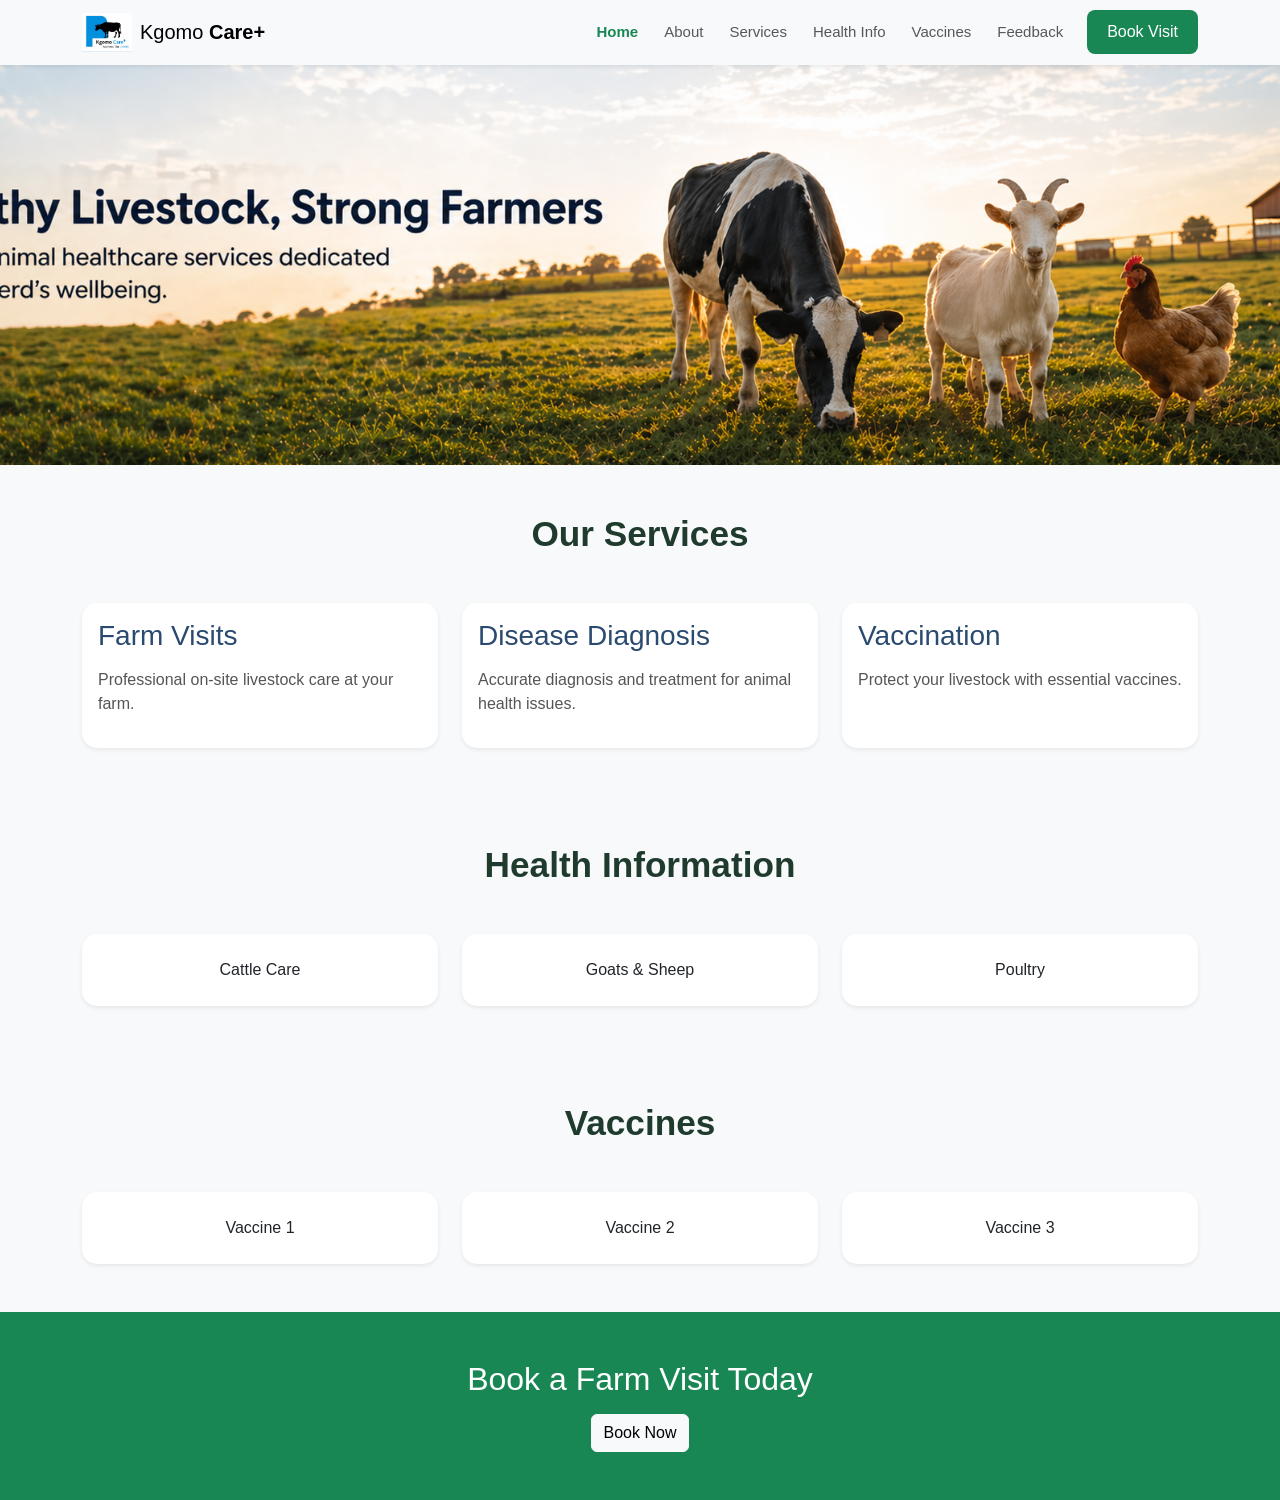
<file: index.html>
<!DOCTYPE html>
<html lang="en">

<head>
    <meta charset="UTF-8">
    <meta name="viewport" content="width=device-width, initial-scale=1.0">

    <title>Kgomo Care</title>

    <!-- Bootstrap CSS -->
    <link
        href="https://cdn.jsdelivr.net/npm/bootstrap@5.3.3/dist/css/bootstrap.min.css"
        rel="stylesheet">

    <!-- Bootstrap Icons -->
    <link
        rel="stylesheet"
        href="https://cdn.jsdelivr.net/npm/bootstrap-icons@1.11.3/font/bootstrap-icons.min.css">

    <!-- Custom CSS -->
    <link rel="stylesheet" href="style.css">
</head>

<body>

    <!-- NAVIGATION -->
    <header>
        <nav class="navbar navbar-expand-lg navbar-light bg-light shadow-sm">

            <div class="container">

                <!-- Logo -->
                <a class="navbar-brand d-flex align-items-center" href="index.html">

                    <img src="logo.png.jpeg"
                        alt="Kgomo Care"
                        width="50"
                        class="me-2">

                    <span>
                        Kgomo <b>Care+</b>
                    </span>

                </a>

                <!-- Mobile Toggle -->
                <button class="navbar-toggler"
                    type="button"
                    data-bs-toggle="collapse"
                    data-bs-target="#navbarNav">

                    <span class="navbar-toggler-icon"></span>

                </button>

                <!-- Navbar Links -->
                <div class="collapse navbar-collapse" id="navbarNav">

                    <ul class="navbar-nav ms-auto align-items-lg-center">

                        <li class="nav-item">
                            <a class="nav-link active" href="index.html">
                                Home
                            </a>
                        </li>

                        <li class="nav-item">
                            <a class="nav-link" href="about.html">
                                About
                            </a>
                        </li>

                        <li class="nav-item">
                            <a class="nav-link" href="services.html">
                                Services
                            </a>
                        </li>

                        <li class="nav-item">
                            <a class="nav-link" href="health.html">
                                Health Info
                            </a>
                        </li>

                        <li class="nav-item">
                            <a class="nav-link" href="shop.html">
                                Vaccines
                            </a>
                        </li>

                        <li class="nav-item">
                            <a class="nav-link" href="feedback.html">
                                Feedback
                            </a>
                        </li>

                        <li class="nav-item ms-lg-3">
                            <a href="book.html" class="btn btn-success">
                                Book Visit
                            </a>
                        </li>

                    </ul>

                </div>

            </div>

        </nav>
    </header>

    <main>

        <!-- HERO -->
        <section class="hero">

            <img src="hero.1.png"
                alt="Livestock"
                class="img-fluid w-100">

        </section>

        <!-- SERVICES -->
        <section class="section py-5">

            <div class="container">

                <h2 class="section-title text-center mb-5">
                    Our Services
                </h2>

                <div class="row g-4">

                    <div class="col-md-4">
                        <div class="card h-100 shadow-sm p-3">

                            <h3>Farm Visits</h3>

                            <p>
                                Professional on-site livestock care at your farm.
                            </p>

                        </div>
                    </div>

                    <div class="col-md-4">
                        <div class="card h-100 shadow-sm p-3">

                            <h3>Disease Diagnosis</h3>

                            <p>
                                Accurate diagnosis and treatment for animal health issues.
                            </p>

                        </div>
                    </div>

                    <div class="col-md-4">
                        <div class="card h-100 shadow-sm p-3">

                            <h3>Vaccination</h3>

                            <p>
                                Protect your livestock with essential vaccines.
                            </p>

                        </div>
                    </div>

                </div>

            </div>

        </section>

        <!-- HEALTH INFO -->
        <section class="section alt py-5 bg-light">

            <div class="container">

                <h2 class="section-title text-center mb-5">
                    Health Information
                </h2>

                <div class="row g-4">

                    <div class="col-md-4">
                        <div class="card p-4 text-center shadow-sm">
                            Cattle Care
                        </div>
                    </div>

                    <div class="col-md-4">
                        <div class="card p-4 text-center shadow-sm">
                            Goats & Sheep
                        </div>
                    </div>

                    <div class="col-md-4">
                        <div class="card p-4 text-center shadow-sm">
                            Poultry
                        </div>
                    </div>

                </div>

            </div>

        </section>

        <!-- PRODUCTS -->
        <section class="section py-5">

            <div class="container">

                <h2 class="section-title text-center mb-5">
                    Vaccines
                </h2>

                <div class="row g-4">

                    <div class="col-md-4">
                        <div class="card p-4 text-center shadow-sm">
                            Vaccine 1
                        </div>
                    </div>

                    <div class="col-md-4">
                        <div class="card p-4 text-center shadow-sm">
                            Vaccine 2
                        </div>
                    </div>

                    <div class="col-md-4">
                        <div class="card p-4 text-center shadow-sm">
                            Vaccine 3
                        </div>
                    </div>

                </div>

            </div>

        </section>

        <!-- CTA -->
        <section class="cta bg-success text-white text-center py-5">

            <div class="container">

                <h3 class="mb-3">
                    Book a Farm Visit Today
                </h3>

                <a href="book.html" class="btn btn-light">
                    Book Now
                </a>

            </div>

        </section>

    </main>

    <!-- Bootstrap JS -->
    <script
        src="https://cdn.jsdelivr.net/npm/bootstrap@5.3.3/dist/js/bootstrap.bundle.min.js">
    </script>

    <!-- Custom JS -->
    <script src="script.js"></script>

</body>

</html>
</file>
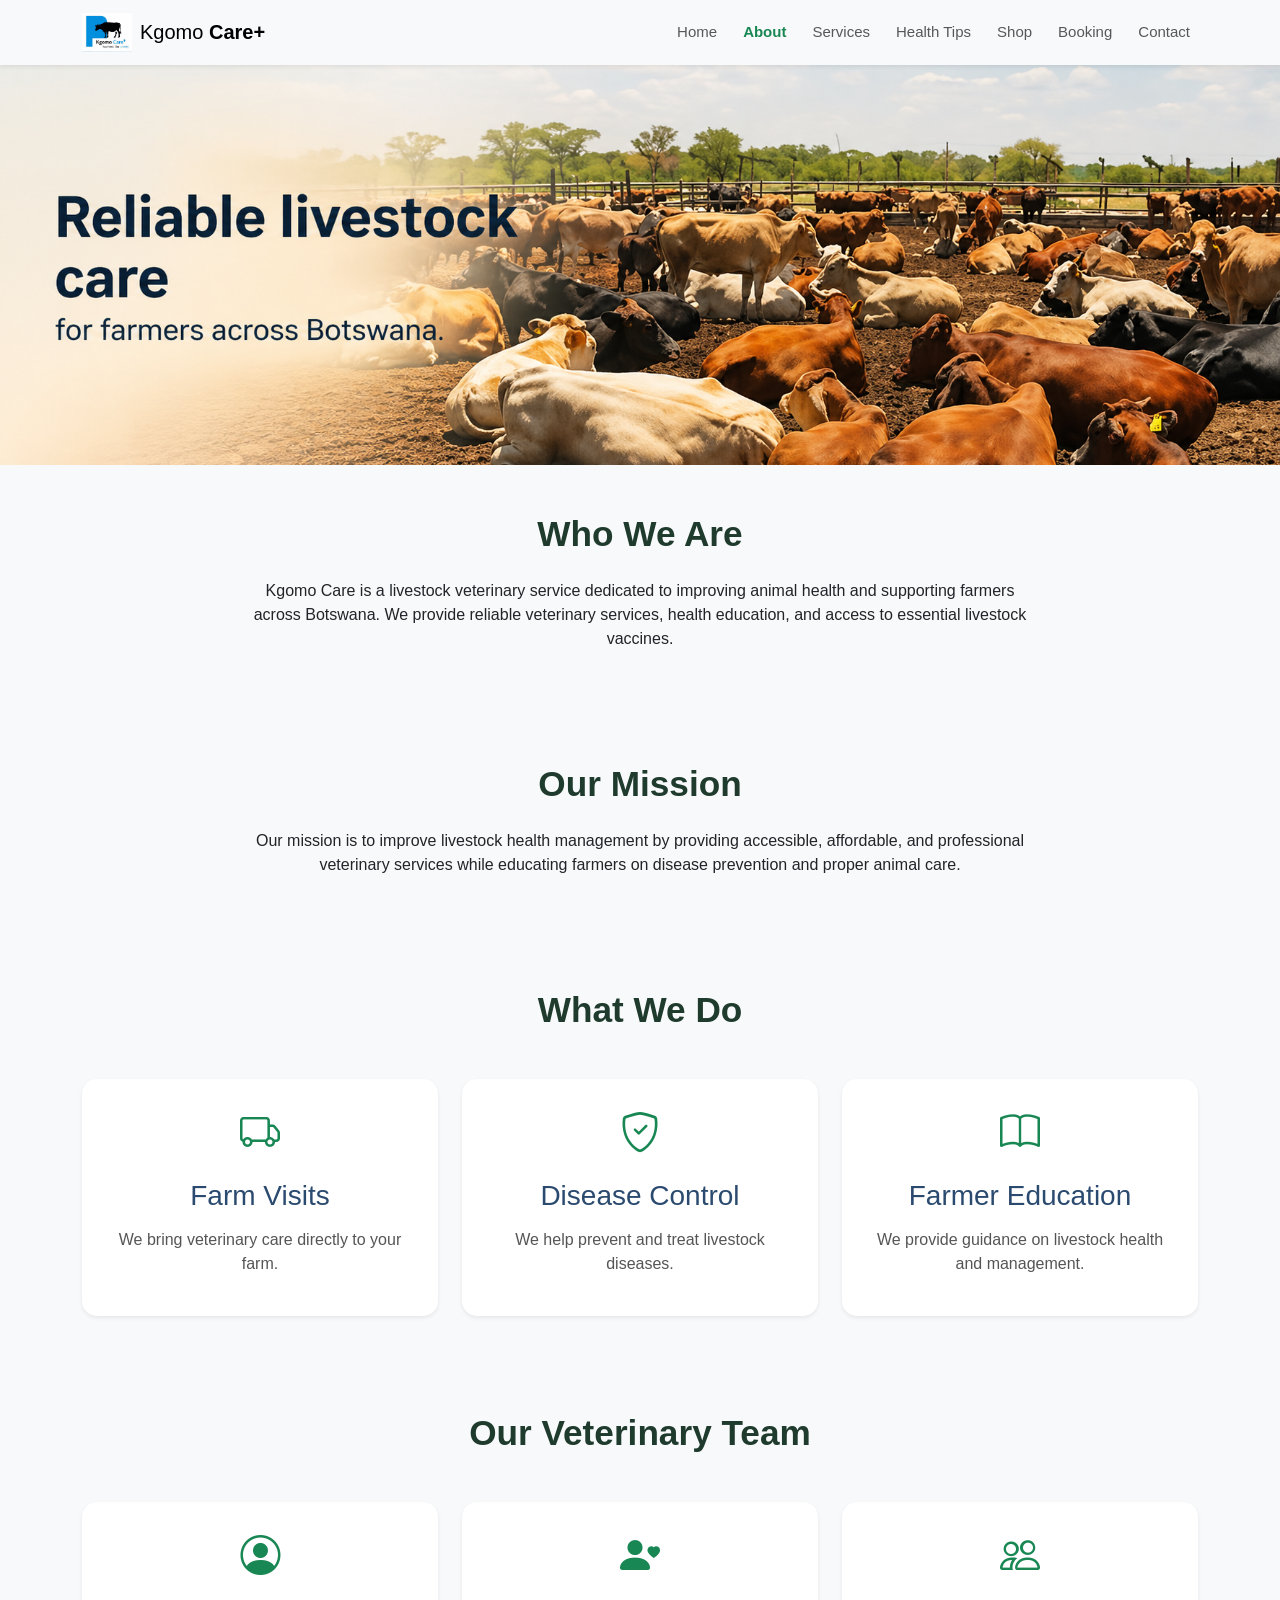
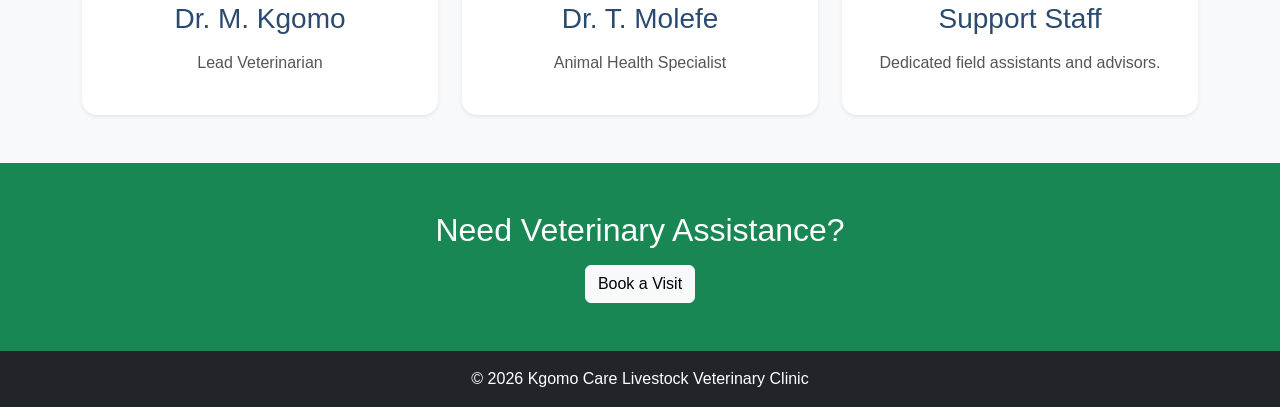
<file: about.html>
<!DOCTYPE html>
<html lang="en">

<head>
    <meta charset="UTF-8">
    <meta name="viewport" content="width=device-width, initial-scale=1.0">

    <title>About Us - Kgomo Care Livestock Veterinary Clinic</title>

    <!-- Bootstrap CSS -->
    <link
        href="https://cdn.jsdelivr.net/npm/bootstrap@5.3.3/dist/css/bootstrap.min.css"
        rel="stylesheet">

    <!-- Bootstrap Icons -->
    <link
        rel="stylesheet"
        href="https://cdn.jsdelivr.net/npm/bootstrap-icons@1.11.3/font/bootstrap-icons.min.css">

    <!-- Custom CSS -->
    <link rel="stylesheet" href="style.css">
</head>

<body>

    <!-- NAVBAR -->
    <header>

        <nav class="navbar navbar-expand-lg navbar-light bg-light shadow-sm">

            <div class="container">

                <!-- Logo -->
                <a class="navbar-brand d-flex align-items-center" href="index.html">

                    <img src="logo.png.jpeg"
                        alt="Kgomo Care"
                        width="50"
                        class="me-2">

                    <span>
                        Kgomo <b>Care+</b>
                    </span>

                </a>

                <!-- Mobile Menu Button -->
                <button class="navbar-toggler"
                    type="button"
                    data-bs-toggle="collapse"
                    data-bs-target="#navbarNav">

                    <span class="navbar-toggler-icon"></span>

                </button>

                <!-- Navbar Links -->
                <div class="collapse navbar-collapse" id="navbarNav">

                    <ul class="navbar-nav ms-auto">

                        <li class="nav-item">
                            <a class="nav-link" href="index.html">
                                Home
                            </a>
                        </li>

                        <li class="nav-item">
                            <a class="nav-link active" href="about.html">
                                About
                            </a>
                        </li>

                        <li class="nav-item">
                            <a class="nav-link" href="services.html">
                                Services
                            </a>
                        </li>
                        
                        <li class="nav-item">
                            <a class="nav-link" href="health.html">
                                Health Tips
                            </a>
                        </li>

                        <li class="nav-item">
                            <a class="nav-link" href="shop.html">
                                Shop
                            </a>
                        </li>

                        <li class="nav-item">
                            <a class="nav-link" href="book.html">
                                Booking
                            </a>
                        </li>

                        <li class="nav-item">
                            <a class="nav-link" href="contact.html">
                                Contact
                            </a>
                        </li>

                    </ul>

                </div>

            </div>

        </nav>

    </header>

    <!-- HERO -->
    <section class="hero">

        <img src="services.hero.v2.png"
            alt="Livestock"
            class="img-fluid w-100">

    </section>

    <!-- ABOUT -->
    <section class="section py-5">

        <div class="container">

            <h2 class="section-title text-center mb-4">
                Who We Are
            </h2>

            <p class="text-center mx-auto" style="max-width: 800px;">

                Kgomo Care is a livestock veterinary service dedicated
                to improving animal health and supporting farmers across
                Botswana.

                We provide reliable veterinary services, health education,
                and access to essential livestock vaccines.

            </p>

        </div>

    </section>

    <!-- MISSION -->
    <section class="section alt py-5 bg-light">

        <div class="container">

            <h2 class="section-title text-center mb-4">
                Our Mission
            </h2>

            <p class="text-center mx-auto" style="max-width: 800px;">

                Our mission is to improve livestock health management by
                providing accessible, affordable, and professional veterinary
                services while educating farmers on disease prevention and
                proper animal care.

            </p>

        </div>

    </section>

    <!-- WHAT WE DO -->
    <section class="section py-5">

        <div class="container">

            <h2 class="section-title text-center mb-5">
                What We Do
            </h2>

            <div class="row g-4">

                <div class="col-md-4">

                    <div class="card h-100 shadow-sm p-4 text-center">

                        <i class="bi bi-truck fs-1 text-success mb-3"></i>

                        <h3>Farm Visits</h3>

                        <p>
                            We bring veterinary care directly to your farm.
                        </p>

                    </div>

                </div>

                <div class="col-md-4">

                    <div class="card h-100 shadow-sm p-4 text-center">

                        <i class="bi bi-shield-check fs-1 text-success mb-3"></i>

                        <h3>Disease Control</h3>

                        <p>
                            We help prevent and treat livestock diseases.
                        </p>

                    </div>

                </div>

                <div class="col-md-4">

                    <div class="card h-100 shadow-sm p-4 text-center">

                        <i class="bi bi-book fs-1 text-success mb-3"></i>

                        <h3>Farmer Education</h3>

                        <p>
                            We provide guidance on livestock health and management.
                        </p>

                    </div>

                </div>

            </div>

        </div>

    </section>

    <!-- TEAM -->
    <section class="section alt py-5 bg-light">

        <div class="container">

            <h2 class="section-title text-center mb-5">
                Our Veterinary Team
            </h2>

            <div class="row g-4">

                <div class="col-md-4">

                    <div class="card h-100 shadow-sm p-4 text-center">

                        <i class="bi bi-person-circle fs-1 text-success mb-3"></i>

                        <h3>Dr. M. Kgomo</h3>

                        <p>
                            Lead Veterinarian
                        </p>

                    </div>

                </div>

                <div class="col-md-4">

                    <div class="card h-100 shadow-sm p-4 text-center">

                        <i class="bi bi-person-heart fs-1 text-success mb-3"></i>

                        <h3>Dr. T. Molefe</h3>

                        <p>
                            Animal Health Specialist
                        </p>

                    </div>

                </div>

                <div class="col-md-4">

                    <div class="card h-100 shadow-sm p-4 text-center">

                        <i class="bi bi-people fs-1 text-success mb-3"></i>

                        <h3>Support Staff</h3>

                        <p>
                            Dedicated field assistants and advisors.
                        </p>

                    </div>

                </div>

            </div>

        </div>

    </section>

    <!-- CTA -->
    <section class="cta bg-success text-white text-center py-5">

        <div class="container">

            <h3 class="mb-3">
                Need Veterinary Assistance?
            </h3>

            <a href="book.html" class="btn btn-light">
                Book a Visit
            </a>

        </div>

    </section>

    <!-- FOOTER -->
    <footer class="bg-dark text-white text-center py-3">

        <p class="mb-0">
            &copy; 2026 Kgomo Care Livestock Veterinary Clinic
        </p>

    </footer>

    <!-- Bootstrap JS -->
    <script
        src="https://cdn.jsdelivr.net/npm/bootstrap@5.3.3/dist/js/bootstrap.bundle.min.js">
    </script>

    <!-- Custom JS -->
    <script src="script.js"></script>

</body>

</html>
</file>
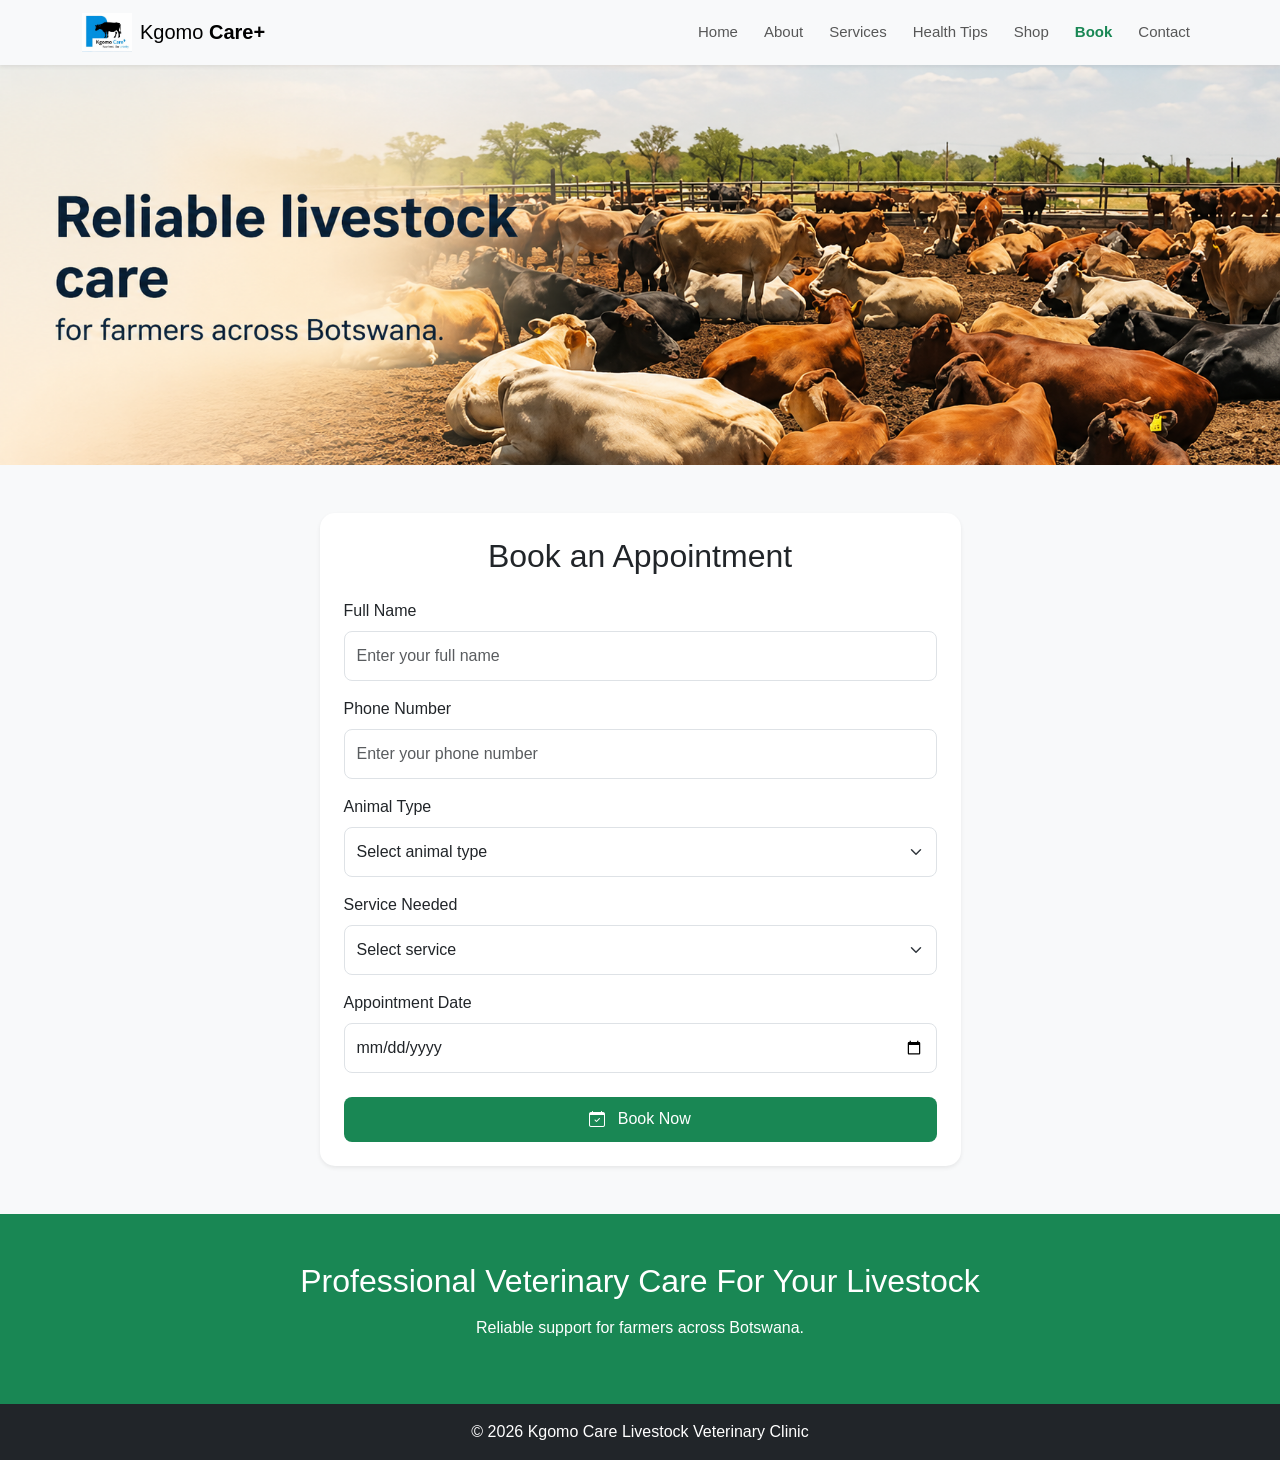
<file: book.html>
<!DOCTYPE html>
<html lang="en">

<head>
    <meta charset="UTF-8">
    <meta name="viewport" content="width=device-width, initial-scale=1.0">

    <title>
        Book Appointment - Kgomo Care Livestock Veterinary Clinic
    </title>

    <!-- Bootstrap CSS -->
    <link
        href="https://cdn.jsdelivr.net/npm/bootstrap@5.3.3/dist/css/bootstrap.min.css"
        rel="stylesheet">

    <!-- Bootstrap Icons -->
    <link
        rel="stylesheet"
        href="https://cdn.jsdelivr.net/npm/bootstrap-icons@1.11.3/font/bootstrap-icons.min.css">

    <!-- Custom CSS -->
    <link rel="stylesheet" href="style.css">
</head>

<body>

    <!-- NAVBAR -->
    <header>

        <nav class="navbar navbar-expand-lg navbar-light bg-light shadow-sm">

            <div class="container">

                <!-- Logo -->
                <a class="navbar-brand d-flex align-items-center" href="index.html">

                    <img src="logo.png.jpeg"
                        alt="Kgomo Care"
                        width="50"
                        class="me-2">

                    <span>
                        Kgomo <b>Care+</b>
                    </span>

                </a>

                <!-- Mobile Toggle -->
                <button class="navbar-toggler"
                    type="button"
                    data-bs-toggle="collapse"
                    data-bs-target="#navbarNav">

                    <span class="navbar-toggler-icon"></span>

                </button>

                <!-- Navigation Links -->
                <div class="collapse navbar-collapse" id="navbarNav">

                    <ul class="navbar-nav ms-auto">

                        <li class="nav-item">
                            <a class="nav-link" href="index.html">
                                Home
                            </a>
                        </li>

                        <li class="nav-item">
                            <a class="nav-link" href="about.html">
                                About
                            </a>
                        </li>

                        <li class="nav-item">
                            <a class="nav-link" href="services.html">
                                Services
                            </a>
                        </li>

                        <li class="nav-item">
                            <a class="nav-link" href="health.html">
                                Health Tips
                            </a>
                        </li>

                        <li class="nav-item">
                            <a class="nav-link" href="shop.html">
                                Shop
                            </a>
                        </li>

                        <li class="nav-item">
                            <a class="nav-link active" href="book.html">
                                Book
                            </a>
                        </li>

                        <li class="nav-item">
                            <a class="nav-link" href="contact.html">
                                Contact
                            </a>
                        </li>

                    </ul>

                </div>

            </div>

        </nav>

    </header>

     <!-- HERO -->
    <section class="hero">

        <img src="services.hero.v2.png"
            alt="Livestock Health"
            class="img-fluid w-100">

    </section>

    <!-- BOOKING FORM -->
    <section class="section py-5">

        <div class="container">

            <div class="row justify-content-center">

                <div class="col-lg-7">

                    <div class="card shadow-sm border-0 p-4">

                        <h2 class="text-center mb-4">
                            Book an Appointment
                        </h2>

                        <form onsubmit="return bookAppointment()">

                            <!-- Name -->
                            <div class="mb-3">

                                <label class="form-label">
                                    Full Name
                                </label>

                                <input
                                    type="text"
                                    class="form-control"
                                    placeholder="Enter your full name"
                                    required>

                            </div>

                            <!-- Phone -->
                            <div class="mb-3">

                                <label class="form-label">
                                    Phone Number
                                </label>

                                <input
                                    type="tel"
                                    class="form-control"
                                    placeholder="Enter your phone number"
                                    required>

                            </div>

                            <!-- Animal Type -->
                            <div class="mb-3">

                                <label class="form-label">
                                    Animal Type
                                </label>

                                <select class="form-select" required>

                                    <option selected disabled>
                                        Select animal type
                                    </option>

                                    <option>Cattle</option>
                                    <option>Goats</option>
                                    <option>Sheep</option>
                                    <option>Poultry</option>
                                    <option>Other</option>

                                </select>

                            </div>

                            <!-- Service -->
                            <div class="mb-3">

                                <label class="form-label">
                                    Service Needed
                                </label>

                                <select class="form-select" required>

                                    <option selected disabled>
                                        Select service
                                    </option>

                                    <option>Farm Visit</option>
                                    <option>Vaccination</option>
                                    <option>Disease Diagnosis</option>
                                    <option>Emergency Treatment</option>

                                </select>

                            </div>

                            <!-- Date -->
                            <div class="mb-4">

                                <label class="form-label">
                                    Appointment Date
                                </label>

                                <input
                                    type="date"
                                    class="form-control"
                                    required>

                            </div>

                            <!-- Submit Button -->
                            <button
                                type="submit"
                                class="btn btn-success w-100">

                                <i class="bi bi-calendar-check me-2"></i>

                                Book Now

                            </button>

                        </form>

                    </div>

                </div>

            </div>

        </div>

    </section>

    <!-- CTA -->
    <section class="cta bg-success text-white text-center py-5">

        <div class="container">

            <h3 class="mb-3">
                Professional Veterinary Care For Your Livestock
            </h3>

            <p>
                Reliable support for farmers across Botswana.
            </p>

        </div>

    </section>

    <!-- FOOTER -->
    <footer class="bg-dark text-white text-center py-3">

        <p class="mb-0">
            &copy; 2026 Kgomo Care Livestock Veterinary Clinic
        </p>

    </footer>

    <!-- Bootstrap JS -->
    <script
        src="https://cdn.jsdelivr.net/npm/bootstrap@5.3.3/dist/js/bootstrap.bundle.min.js">
    </script>

    <!-- Custom JS -->
    <script src="script.js"></script>

</body>

</html>
</file>
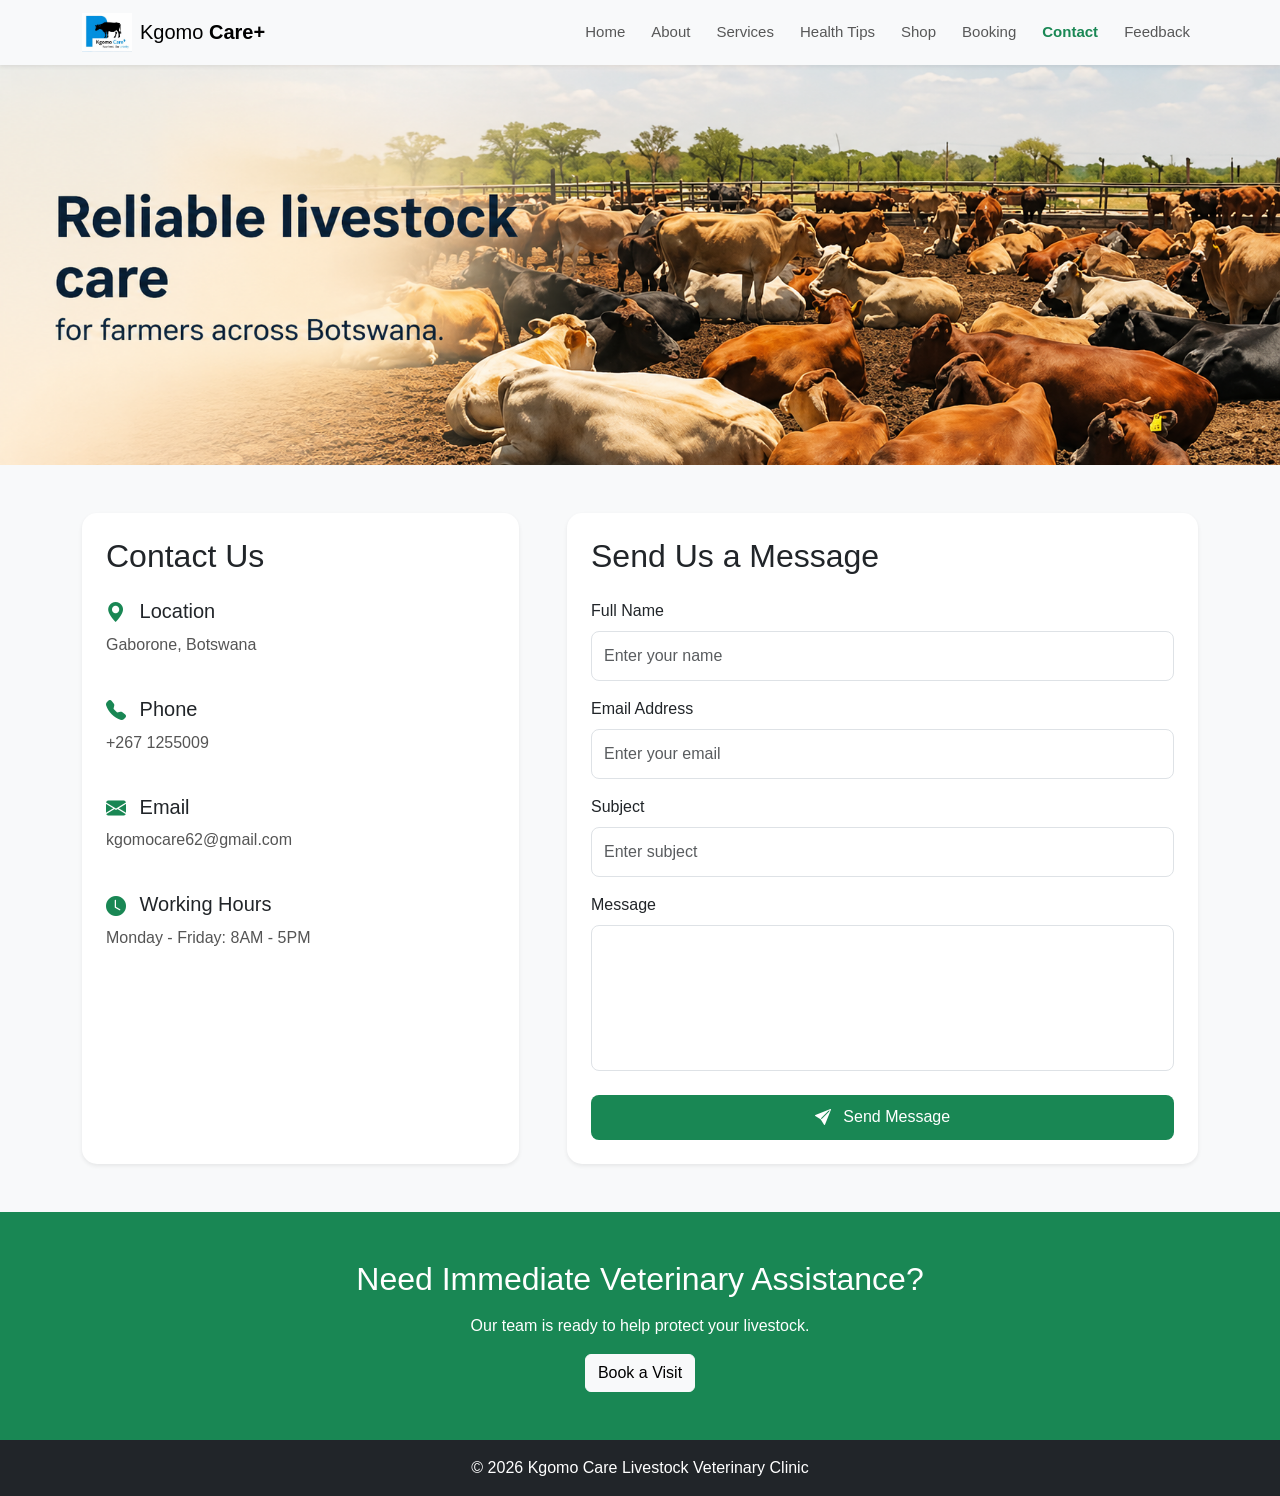
<file: contact.html>
<!DOCTYPE html>
<html lang="en">

<head>
    <meta charset="UTF-8">
    <meta name="viewport" content="width=device-width, initial-scale=1.0">

    <title>
        Contact - Kgomo Care Livestock Veterinary Clinic
    </title>

    <!-- Bootstrap CSS -->
    <link
        href="https://cdn.jsdelivr.net/npm/bootstrap@5.3.3/dist/css/bootstrap.min.css"
        rel="stylesheet">

    <!-- Bootstrap Icons -->
    <link
        rel="stylesheet"
        href="https://cdn.jsdelivr.net/npm/bootstrap-icons@1.11.3/font/bootstrap-icons.min.css">

    <!-- Custom CSS -->
    <link rel="stylesheet" href="style.css">
</head>

<body>

    <!-- NAVBAR -->
    <header>

        <nav class="navbar navbar-expand-lg navbar-light bg-light shadow-sm">

            <div class="container">

                <!-- Logo -->
                <a class="navbar-brand d-flex align-items-center" href="index.html">

                    <img src="logo.png.jpeg"
                        alt="Kgomo Care"
                        width="50"
                        class="me-2">

                    <span>
                        Kgomo <b>Care+</b>
                    </span>

                </a>

                <!-- Mobile Toggle -->
                <button class="navbar-toggler"
                    type="button"
                    data-bs-toggle="collapse"
                    data-bs-target="#navbarNav">

                    <span class="navbar-toggler-icon"></span>

                </button>

                <!-- Navigation Links -->
                <div class="collapse navbar-collapse" id="navbarNav">

                    <ul class="navbar-nav ms-auto">

                        <li class="nav-item">
                            <a class="nav-link" href="index.html">
                                Home
                            </a>
                        </li>

                        <li class="nav-item">
                            <a class="nav-link" href="about.html">
                                About
                            </a>
                        </li>

                        <li class="nav-item">
                            <a class="nav-link" href="services.html">
                                Services
                            </a>
                        </li>

                        <li class="nav-item">
                            <a class="nav-link" href="health.html">
                                Health Tips
                            </a>
                        </li>

                        <li class="nav-item">
                            <a class="nav-link" href="shop.html">
                                Shop
                            </a>
                        </li>

                        <li class="nav-item">
                            <a class="nav-link" href="book.html">
                                Booking
                            </a>
                        </li>

                        <li class="nav-item">
                            <a class="nav-link active" href="contact.html">
                                Contact
                            </a>
                        </li>

                        <li class="nav-item">
                            <a class="nav-link" href="feedback.html">
                                Feedback
                            </a>
                        </li>

                    </ul>

                </div>

            </div>

        </nav>

    </header>

     <!-- HERO -->
    <section class="hero">

        <img src="services.hero.v2.png"
            alt="Livestock Health"
            class="img-fluid w-100">

    </section>

    <!-- CONTACT SECTION -->
    <section class="section py-5">

        <div class="container">

            <div class="row g-5">

                <!-- Contact Information -->
                <div class="col-lg-5">

                    <div class="card shadow-sm border-0 p-4 h-100">

                        <h2 class="mb-4">
                            Contact Us
                        </h2>

                        <div class="mb-4">

                            <h5>
                                <i class="bi bi-geo-alt-fill text-success me-2"></i>
                                Location
                            </h5>

                            <p>
                                Gaborone, Botswana
                            </p>

                        </div>

                        <div class="mb-4">

                            <h5>
                                <i class="bi bi-telephone-fill text-success me-2"></i>
                                Phone
                            </h5>

                            <p>
                                +267 1255009
                            </p>

                        </div>

                        <div class="mb-4">

                            <h5>
                                <i class="bi bi-envelope-fill text-success me-2"></i>
                                Email
                            </h5>

                            <p>
                                kgomocare62@gmail.com
                            </p>

                        </div>

                        <div>

                            <h5>
                                <i class="bi bi-clock-fill text-success me-2"></i>
                                Working Hours
                            </h5>

                            <p>
                                Monday - Friday: 8AM - 5PM
                            </p>

                        </div>

                    </div>

                </div>

                <!-- Contact Form -->
                <div class="col-lg-7">

                    <div class="card shadow-sm border-0 p-4">

                        <h2 class="mb-4">
                            Send Us a Message
                        </h2>

                        <form onsubmit="return validateContactForm()">

                            <!-- Name -->
                            <div class="mb-3">

                                <label class="form-label">
                                    Full Name
                                </label>

                                <input
                                    type="text"
                                    class="form-control"
                                    placeholder="Enter your name"
                                    required>

                            </div>

                            <!-- Email -->
                            <div class="mb-3">

                                <label class="form-label">
                                    Email Address
                                </label>

                                <input
                                    type="email"
                                    class="form-control"
                                    placeholder="Enter your email"
                                    required>

                            </div>

                            <!-- Subject -->
                            <div class="mb-3">

                                <label class="form-label">
                                    Subject
                                </label>

                                <input
                                    type="text"
                                    class="form-control"
                                    placeholder="Enter subject">

                            </div>

                            <!-- Message -->
                            <div class="mb-4">

                                <label class="form-label">
                                    Message
                                </label>

                                <textarea
                                    class="form-control"
                                    rows="5"
                                    placeholder="Type your message here..."
                                    required>
                                </textarea>

                            </div>

                            <!-- Submit Button -->
                            <button
                                type="submit"
                                class="btn btn-success w-100">

                                <i class="bi bi-send-fill me-2"></i>

                                Send Message

                            </button>

                        </form>

                    </div>

                </div>

            </div>

        </div>

    </section>

    <!-- CTA -->
    <section class="cta bg-success text-white text-center py-5">

        <div class="container">

            <h3 class="mb-3">
                Need Immediate Veterinary Assistance?
            </h3>

            <p>
                Our team is ready to help protect your livestock.
            </p>

            <a href="book.html" class="btn btn-light">
                Book a Visit
            </a>

        </div>

    </section>

    <!-- FOOTER -->
    <footer class="bg-dark text-white text-center py-3">

        <p class="mb-0">
            &copy; 2026 Kgomo Care Livestock Veterinary Clinic
        </p>

    </footer>

    <!-- Bootstrap JS -->
    <script
        src="https://cdn.jsdelivr.net/npm/bootstrap@5.3.3/dist/js/bootstrap.bundle.min.js">
    </script>

    <!-- Custom JS -->
    <script src="script.js"></script>

</body>

</html>
</file>
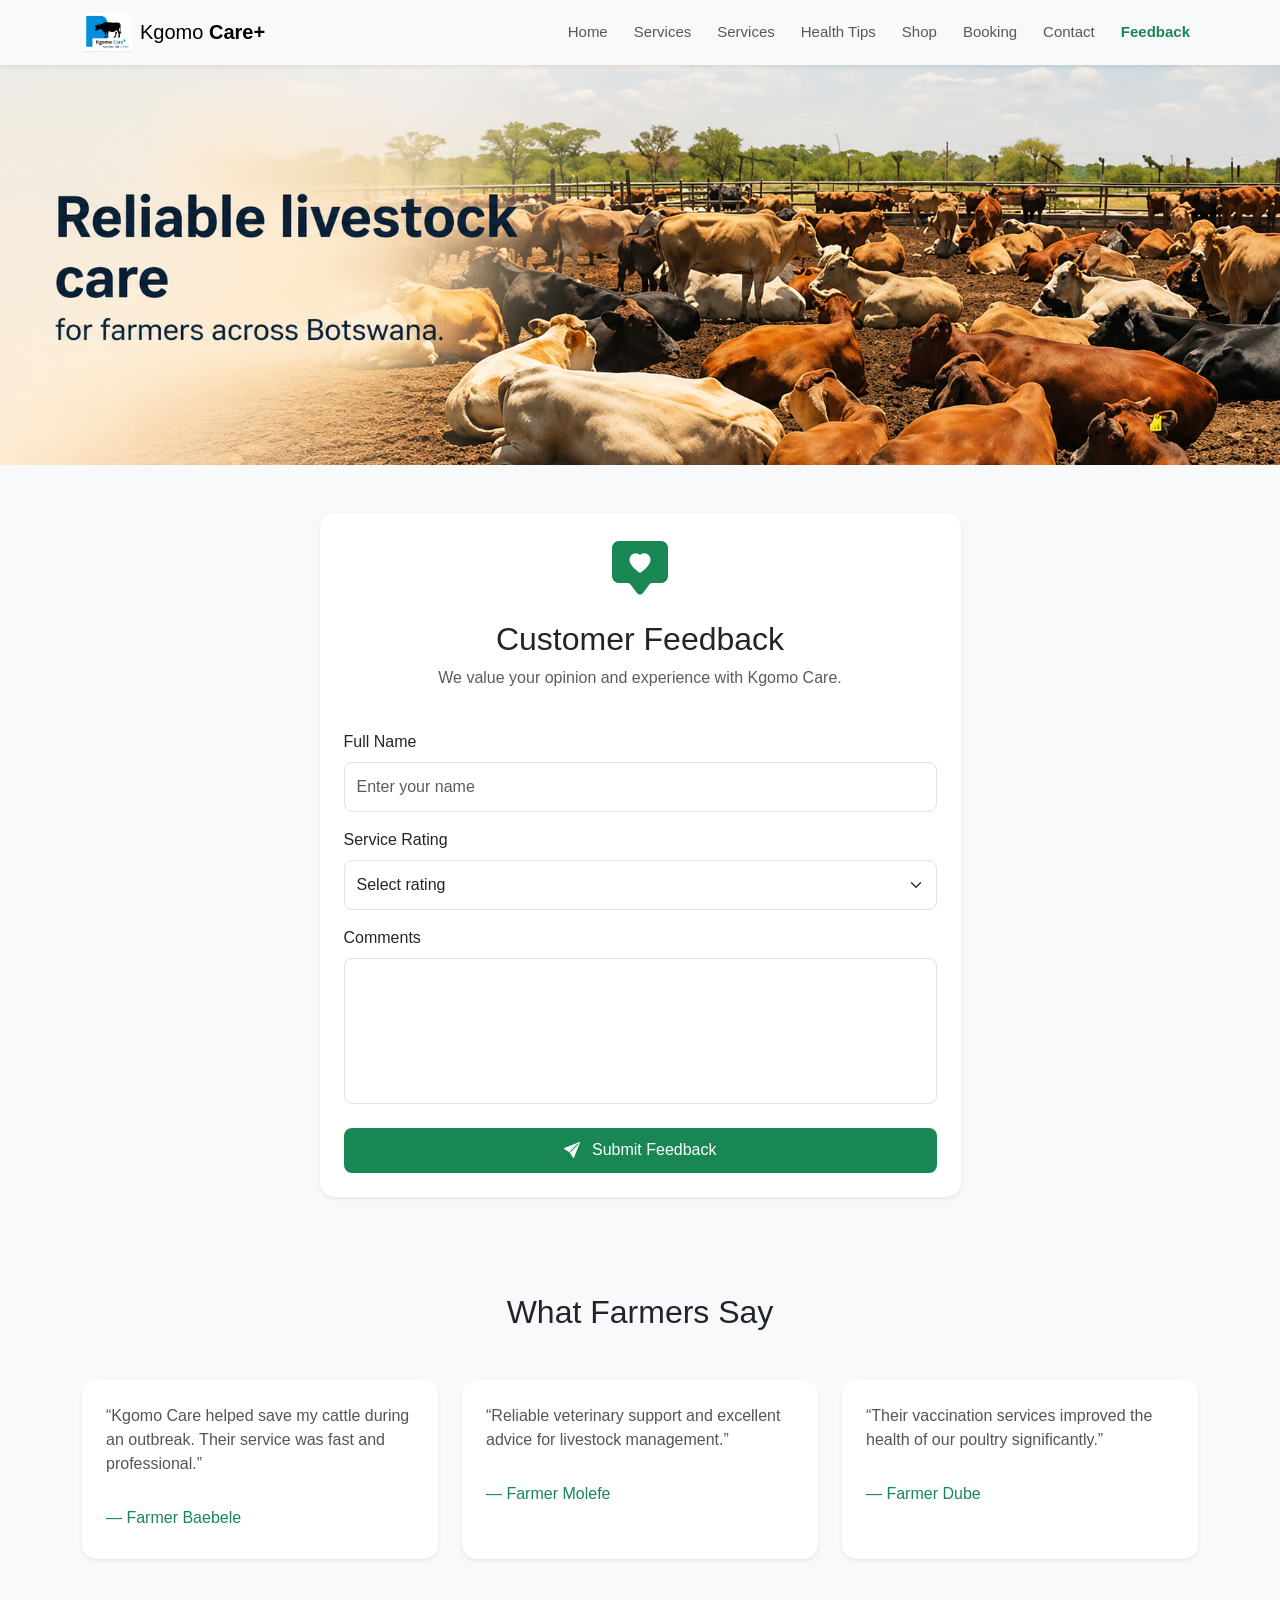
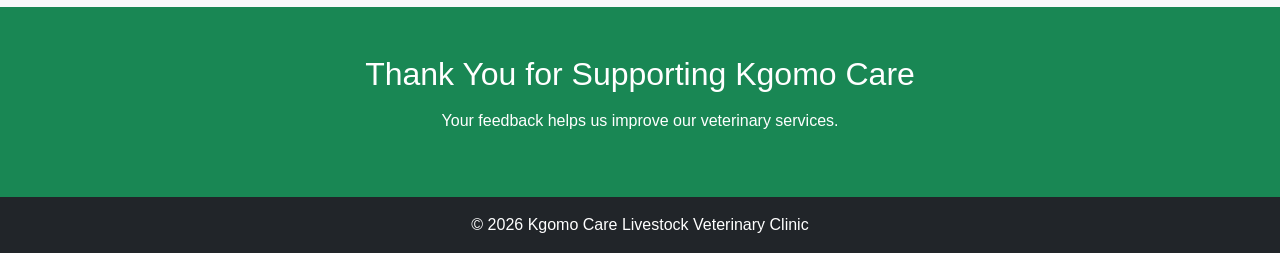
<file: feedback.html>
<!DOCTYPE html>
<html lang="en">

<head>
    <meta charset="UTF-8">
    <meta name="viewport" content="width=device-width, initial-scale=1.0">

    <title>
        Feedback - Kgomo Care Livestock Veterinary Clinic
    </title>

    <!-- Bootstrap CSS -->
    <link
        href="https://cdn.jsdelivr.net/npm/bootstrap@5.3.3/dist/css/bootstrap.min.css"
        rel="stylesheet">

    <!-- Bootstrap Icons -->
    <link
        rel="stylesheet"
        href="https://cdn.jsdelivr.net/npm/bootstrap-icons@1.11.3/font/bootstrap-icons.min.css">

    <!-- Custom CSS -->
    <link rel="stylesheet" href="style.css">
</head>

<body>

    <!-- NAVBAR -->
    <header>

        <nav class="navbar navbar-expand-lg navbar-light bg-light shadow-sm">

            <div class="container">

                <!-- Logo -->
                <a class="navbar-brand d-flex align-items-center" href="index.html">

                    <img src="logo.png.jpeg"
                        alt="Kgomo Care"
                        width="50"
                        class="me-2">

                    <span>
                        Kgomo <b>Care+</b>
                    </span>

                </a>

                <!-- Mobile Toggle -->
                <button class="navbar-toggler"
                    type="button"
                    data-bs-toggle="collapse"
                    data-bs-target="#navbarNav">

                    <span class="navbar-toggler-icon"></span>

                </button>

                <!-- Navigation Links -->
                <div class="collapse navbar-collapse" id="navbarNav">

                    <ul class="navbar-nav ms-auto">

                        <li class="nav-item">
                            <a class="nav-link" href="index.html">
                                Home
                            </a>
                        </li>

                        <li class="nav-item">
                            <a class="nav-link" href="services.html">
                                Services
                            </a>
                        </li>        

                        <li class="nav-item">
                            <a class="nav-link" href="services.html">
                                Services
                            </a>
                        </li>

                        <li class="nav-item">
                            <a class="nav-link" href="health.html">
                                Health Tips
                             </a>
                        </li>

                        <li class="nav-item">
                            <a class="nav-link" href="shop.html">
                                Shop
                            </a>
                        </li>

                        <li class="nav-item">
                            <a class="nav-link" href="book.html">
                                Booking
                            </a>
                        </li>

                        <li class="nav-item">
                            <a class="nav-link" href="contact.html">
                                Contact
                            </a>
                        </li>
                        
                        <li class="nav-item">
                            <a class="nav-link active" href="feedback.html">
                                Feedback
                            </a>
                        </li>

                    </ul>

                </div>

            </div>

        </nav>

    </header>

     <!-- HERO -->
    <section class="hero">

        <img src="services.hero.v2.png"
            alt="Livestock Health"
            class="img-fluid w-100">

    </section>

    <!-- FEEDBACK SECTION -->
    <section class="section py-5">

        <div class="container">

            <div class="row justify-content-center">

                <div class="col-lg-7">

                    <div class="card shadow-sm border-0 p-4">

                        <div class="text-center mb-4">

                            <i class="bi bi-chat-square-heart-fill
                                text-success display-4">
                            </i>

                            <h2 class="mt-3">
                                Customer Feedback
                            </h2>

                            <p class="text-muted">
                                We value your opinion and experience with
                                Kgomo Care.
                            </p>

                        </div>

                        <!-- Feedback Form -->
                        <form onsubmit="return submitFeedback()">

                            <!-- Name -->
                            <div class="mb-3">

                                <label class="form-label">
                                    Full Name
                                </label>

                                <input
                                    type="text"
                                    class="form-control"
                                    placeholder="Enter your name"
                                    required>

                            </div>

                            <!-- Rating -->
                            <div class="mb-3">

                                <label class="form-label">
                                    Service Rating
                                </label>

                                <select class="form-select" required>

                                    <option selected disabled>
                                        Select rating
                                    </option>

                                    <option>⭐⭐⭐⭐⭐ Excellent</option>
                                    <option>⭐⭐⭐⭐ Good</option>
                                    <option>⭐⭐⭐ Average</option>
                                    <option>⭐⭐ Poor</option>
                                    <option>⭐ Very Poor</option>

                                </select>

                            </div>

                            <!-- Comments -->
                            <div class="mb-4">

                                <label class="form-label">
                                    Comments
                                </label>

                                <textarea
                                    class="form-control"
                                    rows="5"
                                    placeholder="Share your experience..."
                                    required>
                                </textarea>

                            </div>

                            <!-- Submit Button -->
                            <button
                                type="submit"
                                class="btn btn-success w-100">

                                <i class="bi bi-send-fill me-2"></i>

                                Submit Feedback

                            </button>

                        </form>

                    </div>

                </div>

            </div>

        </div>

    </section>

    <!-- TESTIMONIALS -->
    <section class="section bg-light py-5">

        <div class="container">

            <h2 class="text-center mb-5">
                What Farmers Say
            </h2>

            <div class="row g-4">

                <!-- Testimonial 1 -->
                <div class="col-md-4">

                    <div class="card h-100 shadow-sm p-4">

                        <p>
                            “Kgomo Care helped save my cattle during an
                            outbreak. Their service was fast and professional.”
                        </p>

                        <h6 class="text-success mt-3">
                            — Farmer Baebele
                        </h6>

                    </div>

                </div>

                <!-- Testimonial 2 -->
                <div class="col-md-4">

                    <div class="card h-100 shadow-sm p-4">

                        <p>
                            “Reliable veterinary support and excellent advice
                            for livestock management.”
                        </p>

                        <h6 class="text-success mt-3">
                            — Farmer Molefe
                        </h6>

                    </div>

                </div>

                <!-- Testimonial 3 -->
                <div class="col-md-4">

                    <div class="card h-100 shadow-sm p-4">

                        <p>
                            “Their vaccination services improved the health
                            of our poultry significantly.”
                        </p>

                        <h6 class="text-success mt-3">
                            — Farmer Dube
                        </h6>

                    </div>

                </div>

            </div>

        </div>

    </section>

    <!-- CTA -->
    <section class="cta bg-success text-white text-center py-5">

        <div class="container">

            <h3 class="mb-3">
                Thank You for Supporting Kgomo Care
            </h3>

            <p>
                Your feedback helps us improve our veterinary services.
            </p>

        </div>

    </section>

    <!-- FOOTER -->
    <footer class="bg-dark text-white text-center py-3">

        <p class="mb-0">
            &copy; 2026 Kgomo Care Livestock Veterinary Clinic
        </p>

    </footer>

    <!-- Bootstrap JS -->
    <script
        src="https://cdn.jsdelivr.net/npm/bootstrap@5.3.3/dist/js/bootstrap.bundle.min.js">
    </script>

    <!-- Custom JS -->
    <script src="script.js"></script>

</body>

</html>
</file>
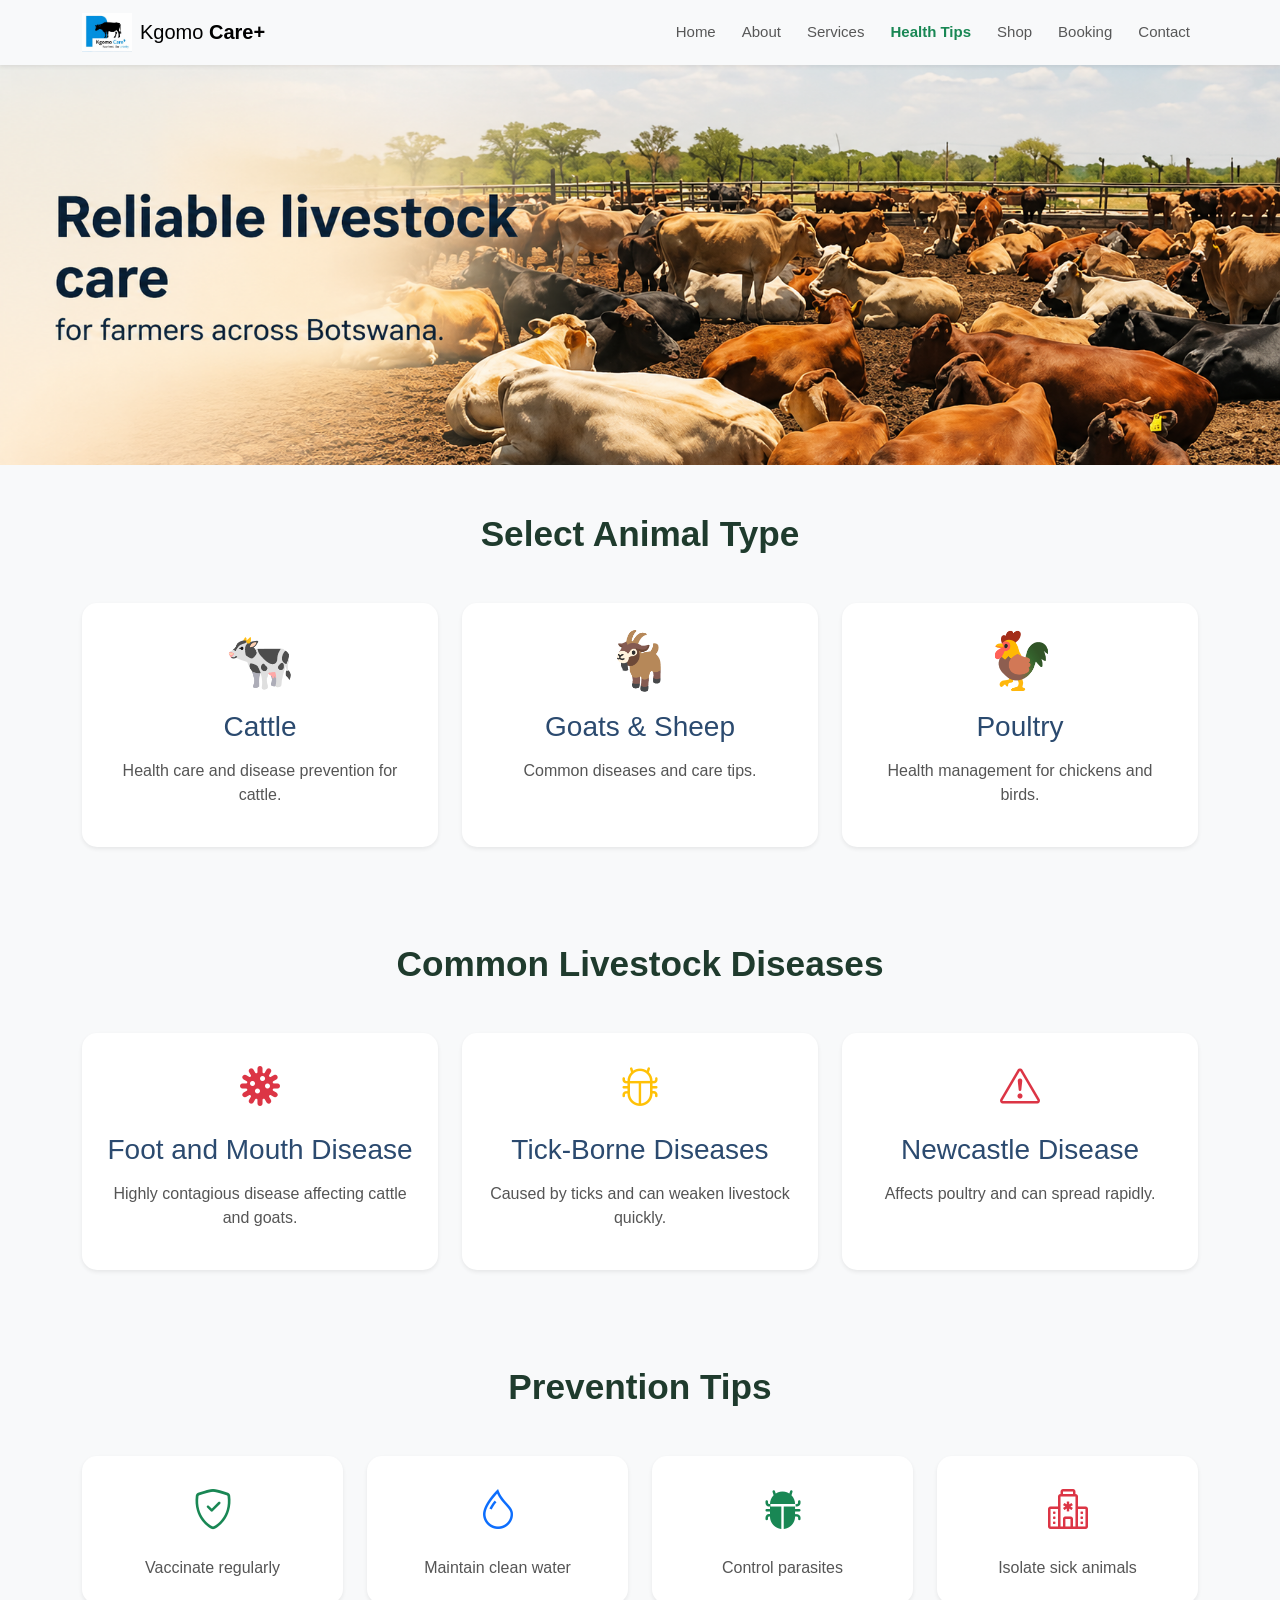
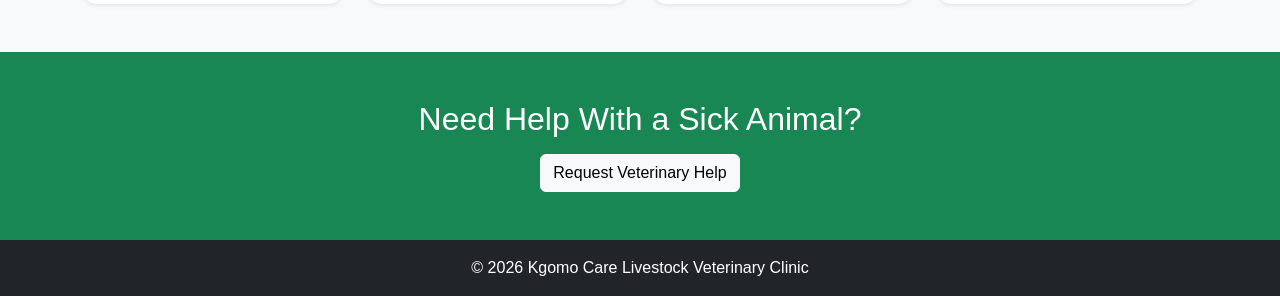
<file: health.html>
<!DOCTYPE html>
<html lang="en">

<head>
    <meta charset="UTF-8">
    <meta name="viewport" content="width=device-width, initial-scale=1.0">

    <title>Health Tips - Kgomo Care Livestock Veterinary Clinic</title>

    <!-- Bootstrap CSS -->
    <link
        href="https://cdn.jsdelivr.net/npm/bootstrap@5.3.3/dist/css/bootstrap.min.css"
        rel="stylesheet">

    <!-- Bootstrap Icons -->
    <link
        rel="stylesheet"
        href="https://cdn.jsdelivr.net/npm/bootstrap-icons@1.11.3/font/bootstrap-icons.min.css">

    <!-- Custom CSS -->
    <link rel="stylesheet" href="style.css">
</head>

<body>

    <!-- NAVBAR -->
    <header>

        <nav class="navbar navbar-expand-lg navbar-light bg-light shadow-sm">

            <div class="container">

                <!-- Logo -->
                <a class="navbar-brand d-flex align-items-center" href="index.html">

                    <img src="logo.png.jpeg"
                        alt="Kgomo Care"
                        width="50"
                        class="me-2">

                    <span>
                        Kgomo <b>Care+</b>
                    </span>

                </a>

                <!-- Mobile Toggle -->
                <button class="navbar-toggler"
                    type="button"
                    data-bs-toggle="collapse"
                    data-bs-target="#navbarNav">

                    <span class="navbar-toggler-icon"></span>

                </button>

                <!-- Navigation Links -->
                <div class="collapse navbar-collapse" id="navbarNav">

                    <ul class="navbar-nav ms-auto">

                        <li class="nav-item">
                            <a class="nav-link" href="index.html">
                                Home
                            </a>
                        </li>

                        <li class="nav-item">
                            <a class="nav-link" href="about.html">
                                About
                            </a>
                        </li>

                        <li class="nav-item">
                            <a class="nav-link" href="services.html">
                                Services
                            </a>
                        </li>

                        <li class="nav-item">
                            <a class="nav-link active" href="health.html">
                                Health Tips
                            </a>
                        </li>

                        <li class="nav-item">
                            <a class="nav-link" href="shop.html">
                                Shop
                            </a>
                        </li>

                        <li class="nav-item">
                            <a class="nav-link" href="book.html">
                                Booking
                            </a>
                        </li>

                        <li class="nav-item">
                            <a class="nav-link" href="contact.html">
                                Contact
                            </a>
                        </li>

                    </ul>

                </div>

            </div>

        </nav>

    </header>

    <!-- HERO -->
    <section class="hero">

        <img src="services.hero.v2.png"
            alt="Livestock Health"
            class="img-fluid w-100">

    </section>

    <!-- CATEGORY SECTION -->
    <section class="section py-5">

        <div class="container">

            <h2 class="section-title text-center mb-5">
                Select Animal Type
            </h2>

            <div class="row g-4">

                <!-- Cattle -->
                <div class="col-md-4">

                    <div class="card h-100 shadow-sm p-4 text-center">

                        <div class="display-4 mb-3">
                            🐄
                        </div>

                        <h3>Cattle</h3>

                        <p>
                            Health care and disease prevention for cattle.
                        </p>

                    </div>

                </div>

                <!-- Goats & Sheep -->
                <div class="col-md-4">

                    <div class="card h-100 shadow-sm p-4 text-center">

                        <div class="display-4 mb-3">
                            🐐
                        </div>

                        <h3>Goats & Sheep</h3>

                        <p>
                            Common diseases and care tips.
                        </p>

                    </div>

                </div>

                <!-- Poultry -->
                <div class="col-md-4">

                    <div class="card h-100 shadow-sm p-4 text-center">

                        <div class="display-4 mb-3">
                            🐓
                        </div>

                        <h3>Poultry</h3>

                        <p>
                            Health management for chickens and birds.
                        </p>

                    </div>

                </div>

            </div>

        </div>

    </section>

    <!-- HEALTH DETAILS -->
    <section class="section alt py-5 bg-light">

        <div class="container">

            <h2 class="section-title text-center mb-5">
                Common Livestock Diseases
            </h2>

            <div class="row g-4">

                <!-- Disease 1 -->
                <div class="col-md-4">

                    <div class="card h-100 shadow-sm p-4 text-center">

                        <i class="bi bi-virus fs-1 text-danger mb-3"></i>

                        <h3>Foot and Mouth Disease</h3>

                        <p>
                            Highly contagious disease affecting cattle and goats.
                        </p>

                    </div>

                </div>

                <!-- Disease 2 -->
                <div class="col-md-4">

                    <div class="card h-100 shadow-sm p-4 text-center">

                        <i class="bi bi-bug fs-1 text-warning mb-3"></i>

                        <h3>Tick-Borne Diseases</h3>

                        <p>
                            Caused by ticks and can weaken livestock quickly.
                        </p>

                    </div>

                </div>

                <!-- Disease 3 -->
                <div class="col-md-4">

                    <div class="card h-100 shadow-sm p-4 text-center">

                        <i class="bi bi-exclamation-triangle fs-1 text-danger mb-3"></i>

                        <h3>Newcastle Disease</h3>

                        <p>
                            Affects poultry and can spread rapidly.
                        </p>

                    </div>

                </div>

            </div>

        </div>

    </section>

    <!-- PREVENTION TIPS -->
    <section class="section py-5">

        <div class="container">

            <h2 class="section-title text-center mb-5">
                Prevention Tips
            </h2>

            <div class="row g-4">

                <div class="col-md-3">

                    <div class="card shadow-sm p-4 text-center h-100">

                        <i class="bi bi-shield-check fs-1 text-success mb-3"></i>

                        <p class="mb-0">
                            Vaccinate regularly
                        </p>

                    </div>

                </div>

                <div class="col-md-3">

                    <div class="card shadow-sm p-4 text-center h-100">

                        <i class="bi bi-droplet fs-1 text-primary mb-3"></i>

                        <p class="mb-0">
                            Maintain clean water
                        </p>

                    </div>

                </div>

                <div class="col-md-3">

                    <div class="card shadow-sm p-4 text-center h-100">

                        <i class="bi bi-bug-fill fs-1 text-success mb-3"></i>

                        <p class="mb-0">
                            Control parasites
                        </p>

                    </div>

                </div>

                <div class="col-md-3">

                    <div class="card shadow-sm p-4 text-center h-100">

                        <i class="bi bi-hospital fs-1 text-danger mb-3"></i>

                        <p class="mb-0">
                            Isolate sick animals
                        </p>

                    </div>

                </div>

            </div>

        </div>

    </section>

    <!-- CTA -->
    <section class="cta bg-success text-white text-center py-5">

        <div class="container">

            <h3 class="mb-3">
                Need Help With a Sick Animal?
            </h3>

            <a href="book.html" class="btn btn-light">
                Request Veterinary Help
            </a>

        </div>

    </section>

    <!-- FOOTER -->
    <footer class="bg-dark text-white text-center py-3">

        <p class="mb-0">
            &copy; 2026 Kgomo Care Livestock Veterinary Clinic
        </p>

    </footer>

    <!-- Bootstrap JS -->
    <script
        src="https://cdn.jsdelivr.net/npm/bootstrap@5.3.3/dist/js/bootstrap.bundle.min.js">
    </script>

    <!-- Custom JS -->
    <script src="script.js"></script>

</body>

</html>
</file>
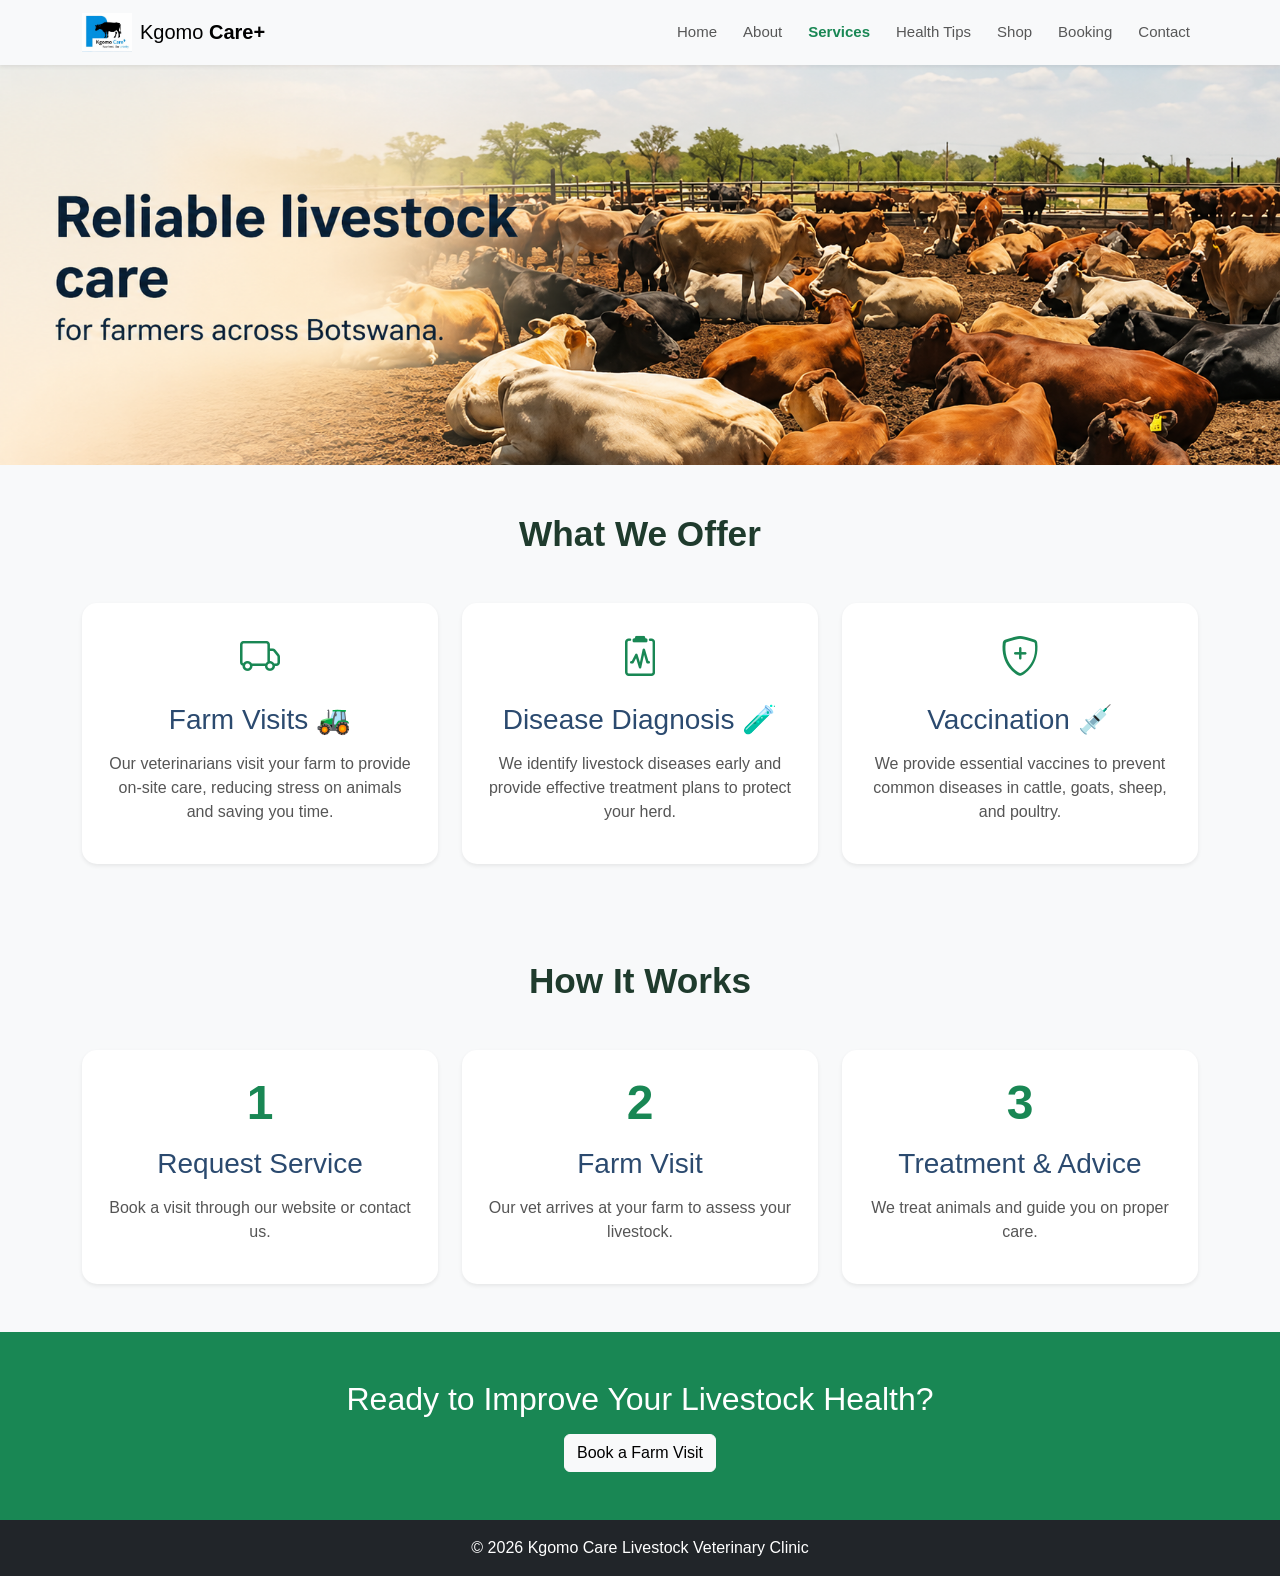
<file: services.html>
<!DOCTYPE html>
<html lang="en">

<head>
    <meta charset="UTF-8">
    <meta name="viewport" content="width=device-width, initial-scale=1.0">

    <title>Services - Kgomo Care Livestock Veterinary Clinic</title>

    <!-- Bootstrap CSS -->
    <link
        href="https://cdn.jsdelivr.net/npm/bootstrap@5.3.3/dist/css/bootstrap.min.css"
        rel="stylesheet">

    <!-- Bootstrap Icons -->
    <link
        rel="stylesheet"
        href="https://cdn.jsdelivr.net/npm/bootstrap-icons@1.11.3/font/bootstrap-icons.min.css">

    <!-- Custom CSS -->
    <link rel="stylesheet" href="style.css">
</head>

<body>

    <!-- NAVBAR -->
    <header>

        <nav class="navbar navbar-expand-lg navbar-light bg-light shadow-sm">

            <div class="container">

                <!-- Logo -->
                <a class="navbar-brand d-flex align-items-center" href="index.html">

                    <img src="logo.png.jpeg"
                        alt="Kgomo Care"
                        width="50"
                        class="me-2">

                    <span>
                        Kgomo <b>Care+</b>
                    </span>

                </a>

                <!-- Mobile Toggle -->
                <button class="navbar-toggler"
                    type="button"
                    data-bs-toggle="collapse"
                    data-bs-target="#navbarNav">

                    <span class="navbar-toggler-icon"></span>

                </button>

                <!-- Navigation Links -->
                <div class="collapse navbar-collapse" id="navbarNav">

                    <ul class="navbar-nav ms-auto">

                        <li class="nav-item">
                            <a class="nav-link" href="index.html">
                                Home
                            </a>
                        </li>

                        <li class="nav-item">
                            <a class="nav-link" href="about.html">
                                About
                            </a>
                        </li>

                        <li class="nav-item">
                            <a class="nav-link active" href="services.html">
                                Services
                            </a>
                        </li>

                        <li class="nav-item">
                            <a class="nav-link" href="health.html">
                                Health Tips
                            </a>
                        </li>

                        <li class="nav-item">
                            <a class="nav-link" href="shop.html">
                                Shop
                            </a>
                        </li>

                        <li class="nav-item">
                            <a class="nav-link" href="book.html">
                                Booking
                            </a>
                        </li>

                        <li class="nav-item">
                            <a class="nav-link" href="contact.html">
                                Contact
                            </a>
                        </li>

                    </ul>

                </div>

            </div>

        </nav>

    </header>

    <!-- HERO -->
    <section class="hero">

        <img src="services.hero.v2.png"
            alt="Livestock"
            class="img-fluid w-100">

    </section>

    <!-- SERVICES DETAILS -->
    <section class="section py-5">

        <div class="container">

            <h2 class="section-title text-center mb-5">
                What We Offer
            </h2>

            <div class="row g-4">

                <!-- Farm Visits -->
                <div class="col-md-4">

                    <div class="card h-100 shadow-sm p-4 text-center">

                        <i class="bi bi-truck fs-1 text-success mb-3"></i>

                        <h3>Farm Visits 🚜</h3>

                        <p>
                            Our veterinarians visit your farm to provide
                            on-site care, reducing stress on animals and
                            saving you time.
                        </p>

                    </div>

                </div>

                <!-- Disease Diagnosis -->
                <div class="col-md-4">

                    <div class="card h-100 shadow-sm p-4 text-center">

                        <i class="bi bi-clipboard2-pulse fs-1 text-success mb-3"></i>

                        <h3>Disease Diagnosis 🧪</h3>

                        <p>
                            We identify livestock diseases early and provide
                            effective treatment plans to protect your herd.
                        </p>

                    </div>

                </div>

                <!-- Vaccination -->
                <div class="col-md-4">

                    <div class="card h-100 shadow-sm p-4 text-center">

                        <i class="bi bi-shield-plus fs-1 text-success mb-3"></i>

                        <h3>Vaccination 💉</h3>

                        <p>
                            We provide essential vaccines to prevent common
                            diseases in cattle, goats, sheep, and poultry.
                        </p>

                    </div>

                </div>

            </div>

        </div>

    </section>

    <!-- HOW IT WORKS -->
    <section class="section alt py-5 bg-light">

        <div class="container">

            <h2 class="section-title text-center mb-5">
                How It Works
            </h2>

            <div class="row g-4">

                <!-- Step 1 -->
                <div class="col-md-4">

                    <div class="card h-100 shadow-sm p-4 text-center">

                        <div class="display-5 fw-bold text-success mb-3">
                            1
                        </div>

                        <h3>Request Service</h3>

                        <p>
                            Book a visit through our website or contact us.
                        </p>

                    </div>

                </div>

                <!-- Step 2 -->
                <div class="col-md-4">

                    <div class="card h-100 shadow-sm p-4 text-center">

                        <div class="display-5 fw-bold text-success mb-3">
                            2
                        </div>

                        <h3>Farm Visit</h3>

                        <p>
                            Our vet arrives at your farm to assess your livestock.
                        </p>

                    </div>

                </div>

                <!-- Step 3 -->
                <div class="col-md-4">

                    <div class="card h-100 shadow-sm p-4 text-center">

                        <div class="display-5 fw-bold text-success mb-3">
                            3
                        </div>

                        <h3>Treatment & Advice</h3>

                        <p>
                            We treat animals and guide you on proper care.
                        </p>

                    </div>

                </div>

            </div>

        </div>

    </section>

    <!-- CTA -->
    <section class="cta bg-success text-white text-center py-5">

        <div class="container">

            <h3 class="mb-3">
                Ready to Improve Your Livestock Health?
            </h3>

            <a href="book.html" class="btn btn-light">
                Book a Farm Visit
            </a>

        </div>

    </section>

    <!-- FOOTER -->
    <footer class="bg-dark text-white text-center py-3">

        <p class="mb-0">
            &copy; 2026 Kgomo Care Livestock Veterinary Clinic
        </p>

    </footer>

    <!-- Bootstrap JS -->
    <script
        src="https://cdn.jsdelivr.net/npm/bootstrap@5.3.3/dist/js/bootstrap.bundle.min.js">
    </script>

    <!-- Custom JS -->
    <script src="script.js"></script>

</body>

</html>
</file>
<file: style.css>
/* GLOBAL */
* {
    margin: 0;
    padding: 0;
    box-sizing: border-box;
}

body {
    font-family: Arial, sans-serif;
    background-color: #f8f9fa;
    color: #212529;
}

/* LOGO */
.logo {
    display: flex;
    align-items: center;
    gap: 10px;
}

.logo img {
    height: 45px;
    width: auto;
}

.logo b {
    color: #198754;
}

/* NAVBAR LINKS */
.navbar-nav .nav-link {
    font-size: 15px;
    transition: 0.3s;
    margin-left: 10px;
}

.navbar-nav .nav-link:hover {
    color: #198754;
}

.navbar-nav .nav-link.active {
    color: #198754 !important;
    font-weight: bold;
}

/* HERO SECTION */
.hero {
    width: 100%;
    overflow: hidden;
}

.hero img {
    width: 100%;
    height: 400px;
    object-fit: cover;
}

/* SECTION STYLING */
.section {
    padding: 70px 0;
}

.section-title {
    font-size: 2.2rem;
    font-weight: bold;
    color: #1f3b2d;
}

/* CARD STYLING */
.card {
    border: none;
    border-radius: 15px;
    transition: 0.3s ease;
}

.card:hover {
    transform: translateY(-8px);
    box-shadow: 0 10px 25px rgba(0, 0, 0, 0.15);
}

.card h3 {
    color: #2b4a6f;
    margin-bottom: 15px;
}

.card p {
    color: #555;
}

/* BUTTONS */
.btn-success {
    background-color: #198754;
    border: none;
    border-radius: 8px;
    padding: 10px 20px;
    transition: 0.3s;
}

.btn-success:hover {
    background-color: #146c43;
}

/* CUSTOM BUTTON */
.btn-custom {
    background-color: #198754;
    color: white;
    border-radius: 8px;
    padding: 12px 25px;
    text-decoration: none;
    transition: 0.3s;
}

.btn-custom:hover {
    background-color: #146c43;
    color: white;
}

/* CTA SECTION */
.cta {
    background: #198754;
    color: white;
}

.cta h3 {
    font-size: 2rem;
    margin-bottom: 15px;
}

/* FORMS */
.form-control,
.form-select {
    border-radius: 8px;
    padding: 12px;
}

textarea.form-control {
    resize: none;
}

/* FOOTER */
footer {
    background: #212529;
    color: white;
    padding: 20px 0;
    text-align: center;
}

/* ICON SPACING */
.bi {
    vertical-align: middle;
}

/* RESPONSIVE DESIGN */
@media (max-width: 768px) {

    .hero img {
        height: 250px;
    }

    .section-title {
        font-size: 1.8rem;
    }

    .cta h3 {
        font-size: 1.5rem;
    }

}
</file>
